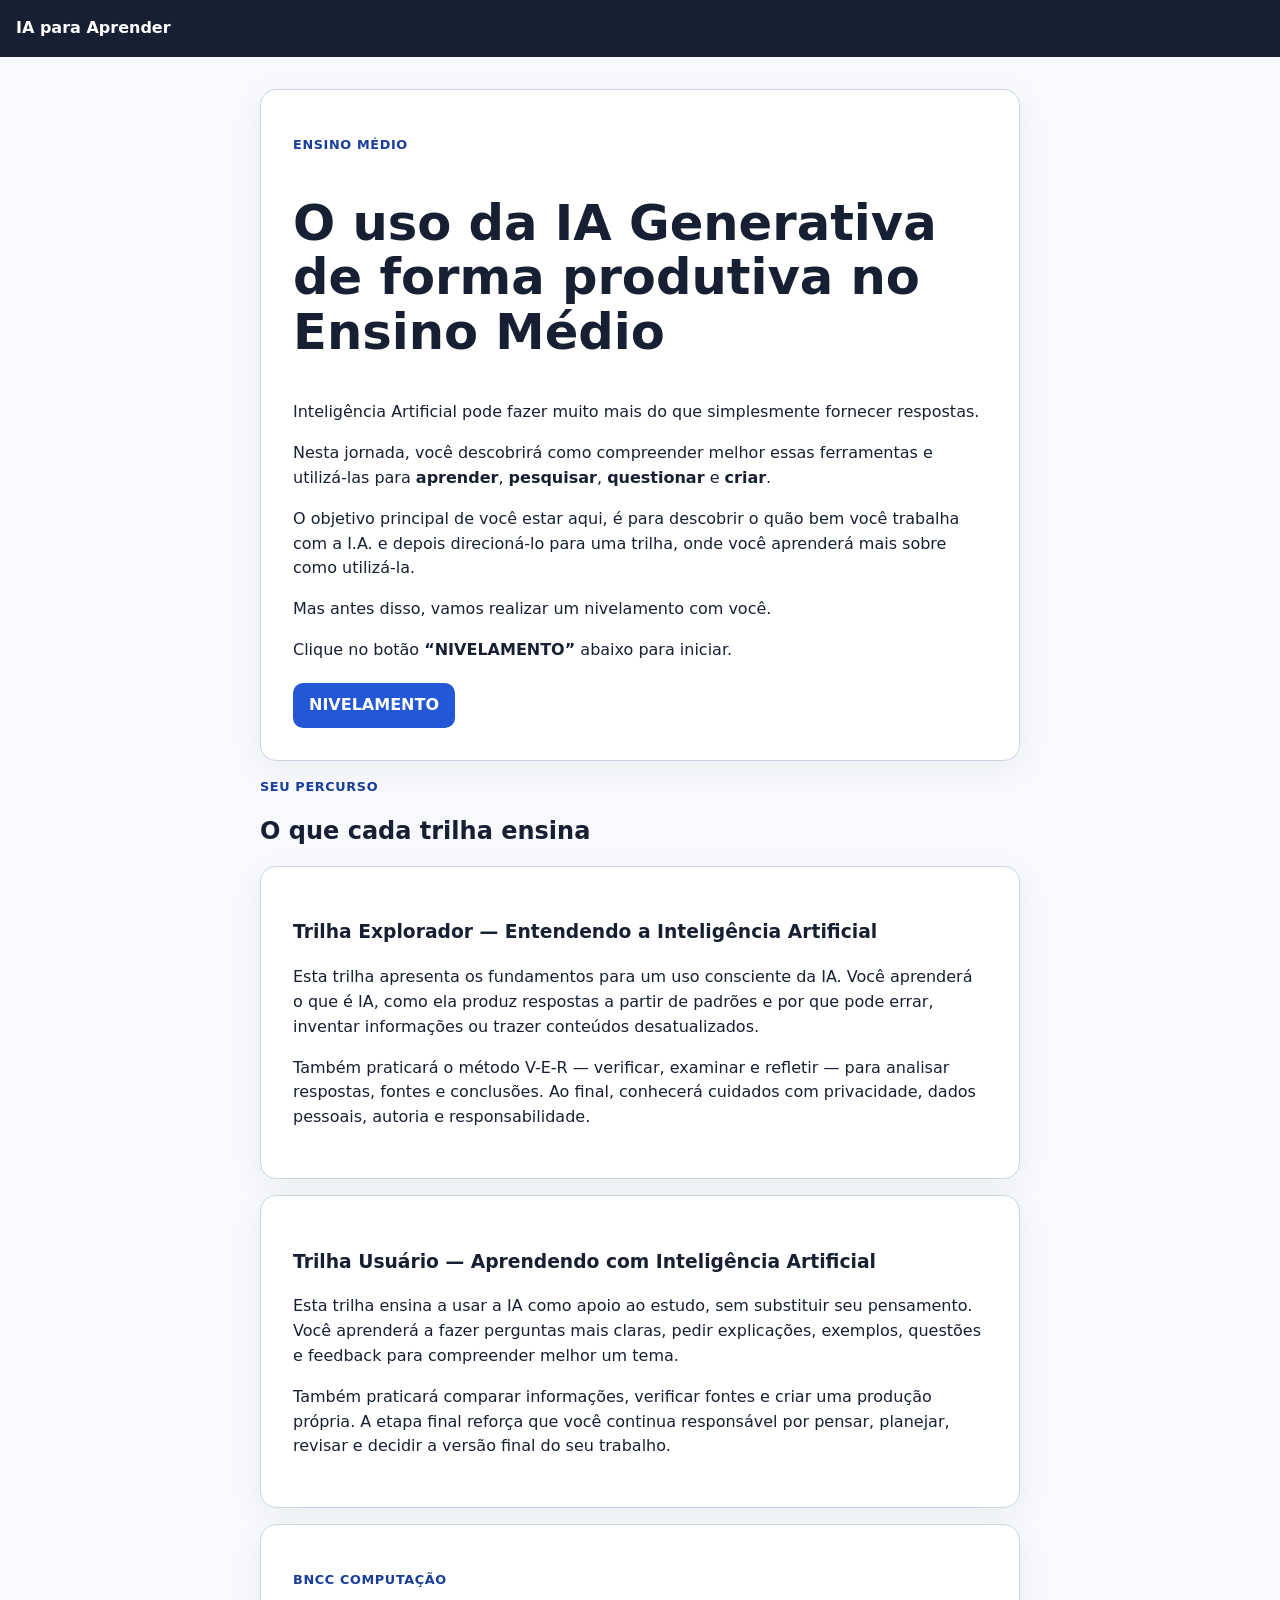
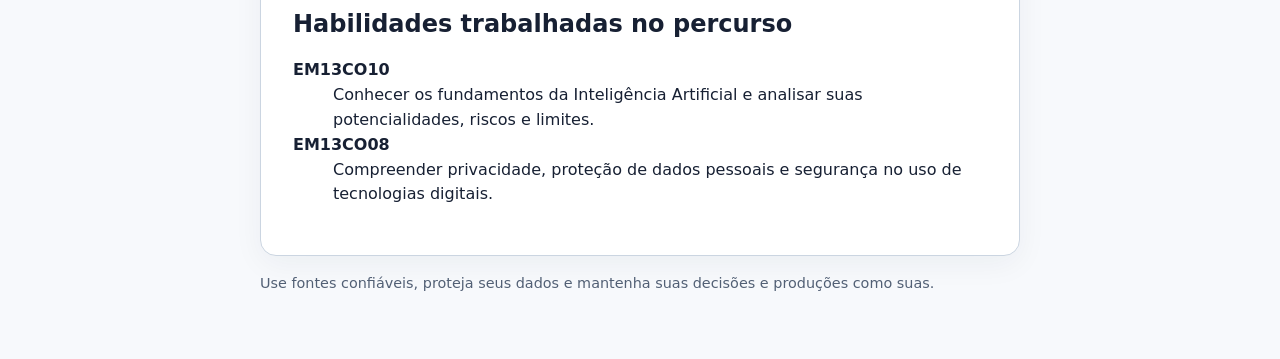
<file: index.html>
<!doctype html><html lang="pt-BR"><head><meta charset="utf-8"><meta name="viewport" content="width=device-width,initial-scale=1"><title>IA para Aprender</title><link rel="stylesheet" href="./css/style.css"></head><body><header class="site-header"><a class="brand" href="./index.html">IA para Aprender</a></header><main><section class="hero"><p class="eyebrow">Ensino Médio</p><h1 tabindex="-1">O uso da IA Generativa de forma produtiva no Ensino Médio</h1><p>Inteligência Artificial pode fazer muito mais do que simplesmente fornecer respostas.</p><p>Nesta jornada, você descobrirá como compreender melhor essas ferramentas e utilizá-las para <strong>aprender</strong>, <strong>pesquisar</strong>, <strong>questionar</strong> e <strong>criar</strong>.</p><p>O objetivo principal de você estar aqui, é para descobrir o quão bem você trabalha com a I.A. e depois direcioná-lo para uma trilha, onde você aprenderá mais sobre como utilizá-la.</p><p>Mas antes disso, vamos realizar um nivelamento com você.</p><p>Clique no botão <strong>“NIVELAMENTO”</strong> abaixo para iniciar.</p><div class="actions"><a class="button" href="./nivelamento.html">NIVELAMENTO</a></div></section><section aria-labelledby="trilhas-title"><p class="eyebrow">Seu percurso</p><h2 id="trilhas-title">O que cada trilha ensina</h2><article class="card"><h3>Trilha Explorador — Entendendo a Inteligência Artificial</h3><p>Esta trilha apresenta os fundamentos para um uso consciente da IA. Você aprenderá o que é IA, como ela produz respostas a partir de padrões e por que pode errar, inventar informações ou trazer conteúdos desatualizados.</p><p>Também praticará o método V-E-R — verificar, examinar e refletir — para analisar respostas, fontes e conclusões. Ao final, conhecerá cuidados com privacidade, dados pessoais, autoria e responsabilidade.</p></article><article class="card"><h3>Trilha Usuário — Aprendendo com Inteligência Artificial</h3><p>Esta trilha ensina a usar a IA como apoio ao estudo, sem substituir seu pensamento. Você aprenderá a fazer perguntas mais claras, pedir explicações, exemplos, questões e feedback para compreender melhor um tema.</p><p>Também praticará comparar informações, verificar fontes e criar uma produção própria. A etapa final reforça que você continua responsável por pensar, planejar, revisar e decidir a versão final do seu trabalho.</p></article></section><section class="card" aria-labelledby="bncc-title"><p class="eyebrow">BNCC Computação</p><h2 id="bncc-title">Habilidades trabalhadas no percurso</h2><dl><dt><strong>EM13CO10</strong></dt><dd>Conhecer os fundamentos da Inteligência Artificial e analisar suas potencialidades, riscos e limites.</dd><dt><strong>EM13CO08</strong></dt><dd>Compreender privacidade, proteção de dados pessoais e segurança no uso de tecnologias digitais.</dd></dl></section><p class="footer">Use fontes confiáveis, proteja seus dados e mantenha suas decisões e produções como suas.</p></main></body></html>
</file>
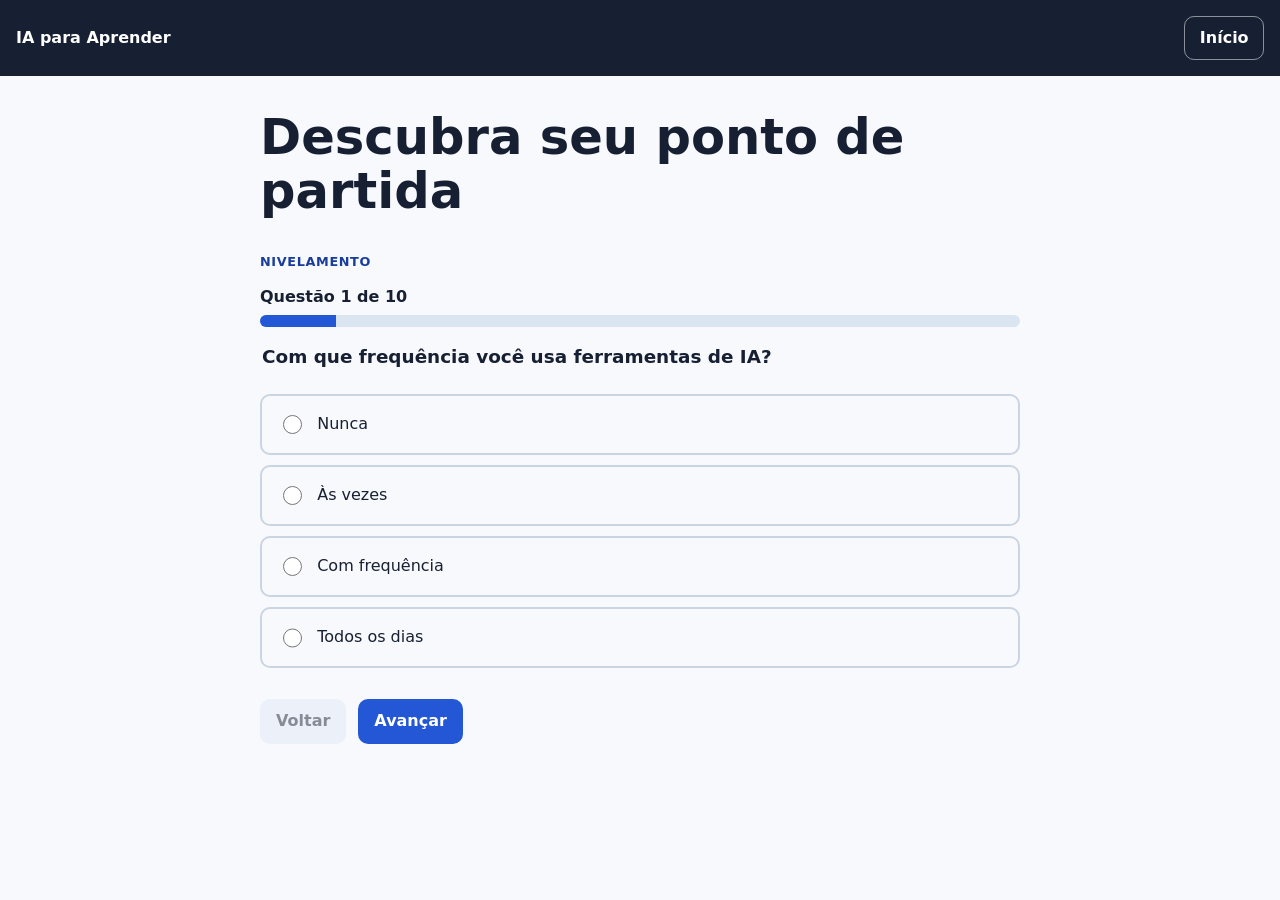
<file: conclusao.html>
<!doctype html><html lang="pt-BR"><head><meta charset="utf-8"><meta name="viewport" content="width=device-width,initial-scale=1"><title>Conclusão · IA para Aprender</title><link rel="stylesheet" href="./css/style.css"></head><body><header class="site-header"><a class="brand" href="./index.html">IA para Aprender</a><a class="home-link" href="./index.html">Início</a></header><main><section class="hero"><p class="eyebrow">Percurso concluído</p><h1 tabindex="-1">Você aprendeu a usar IA para pensar melhor.</h1><p>Continue fazendo perguntas, verificando fontes, comparando evidências e produzindo com sua própria voz.</p><div class="actions"><button type="button" id="restart-journey">Reiniciar percurso</button><a class="button secondary" href="./index.html">Voltar ao início</a></div></section></main><script src="./js/storage.js"></script><script src="./js/conclusao.js"></script></body></html>
</file>
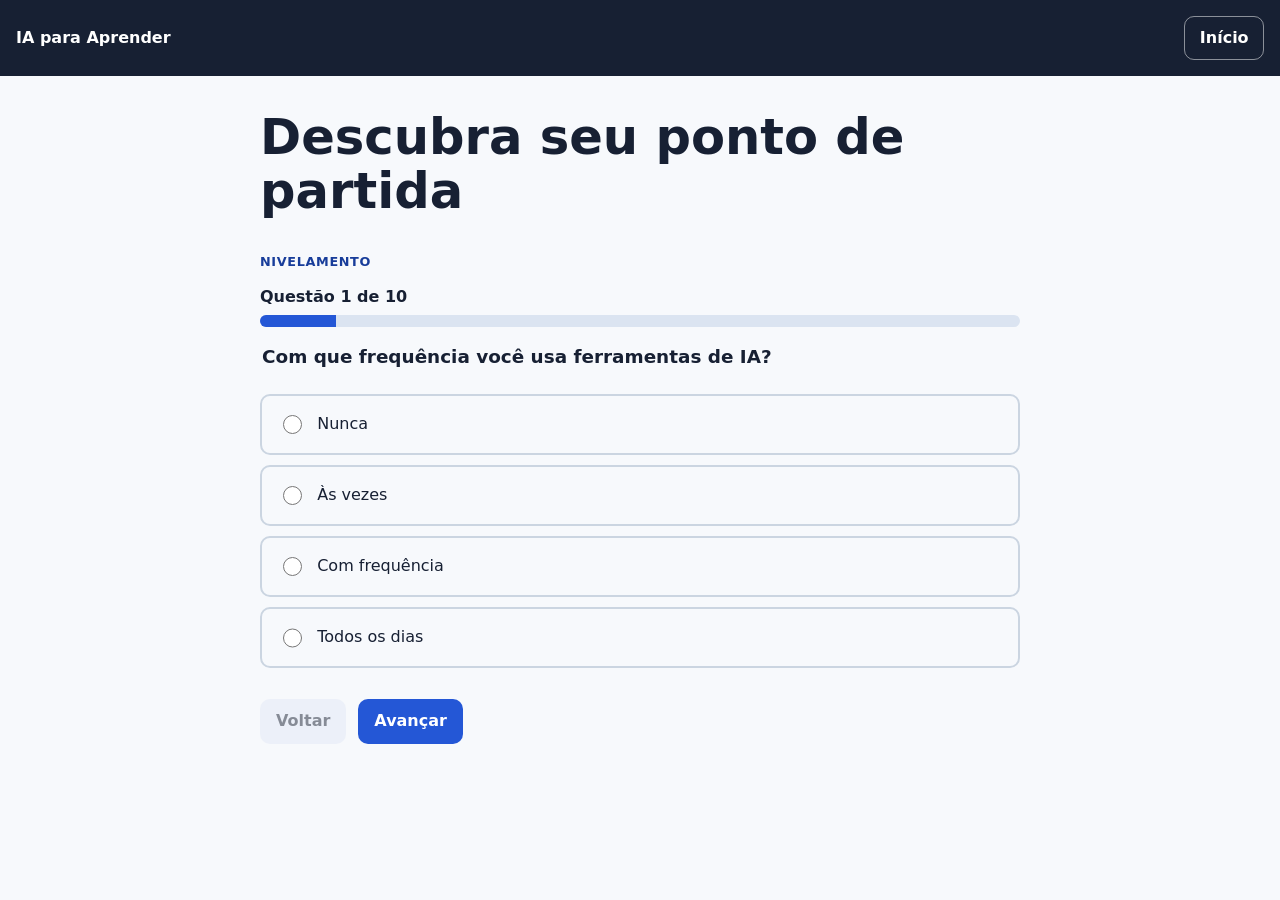
<file: explorador.html>
<!doctype html><html lang="pt-BR"><head><meta charset="utf-8"><meta name="viewport" content="width=device-width,initial-scale=1"><title>Explorador · IA para Aprender</title><link rel="stylesheet" href="./css/style.css"></head><body data-track="explorador"><header class="site-header"><a class="brand" href="./index.html">IA para Aprender</a><a class="home-link" href="./index.html">Início</a></header><main><h1 tabindex="-1">Trilha Explorador</h1><section data-track-app></section></main><script src="./js/data.js"></script><script src="./js/storage.js"></script><script src="./js/trilhas.js"></script></body></html>
</file>
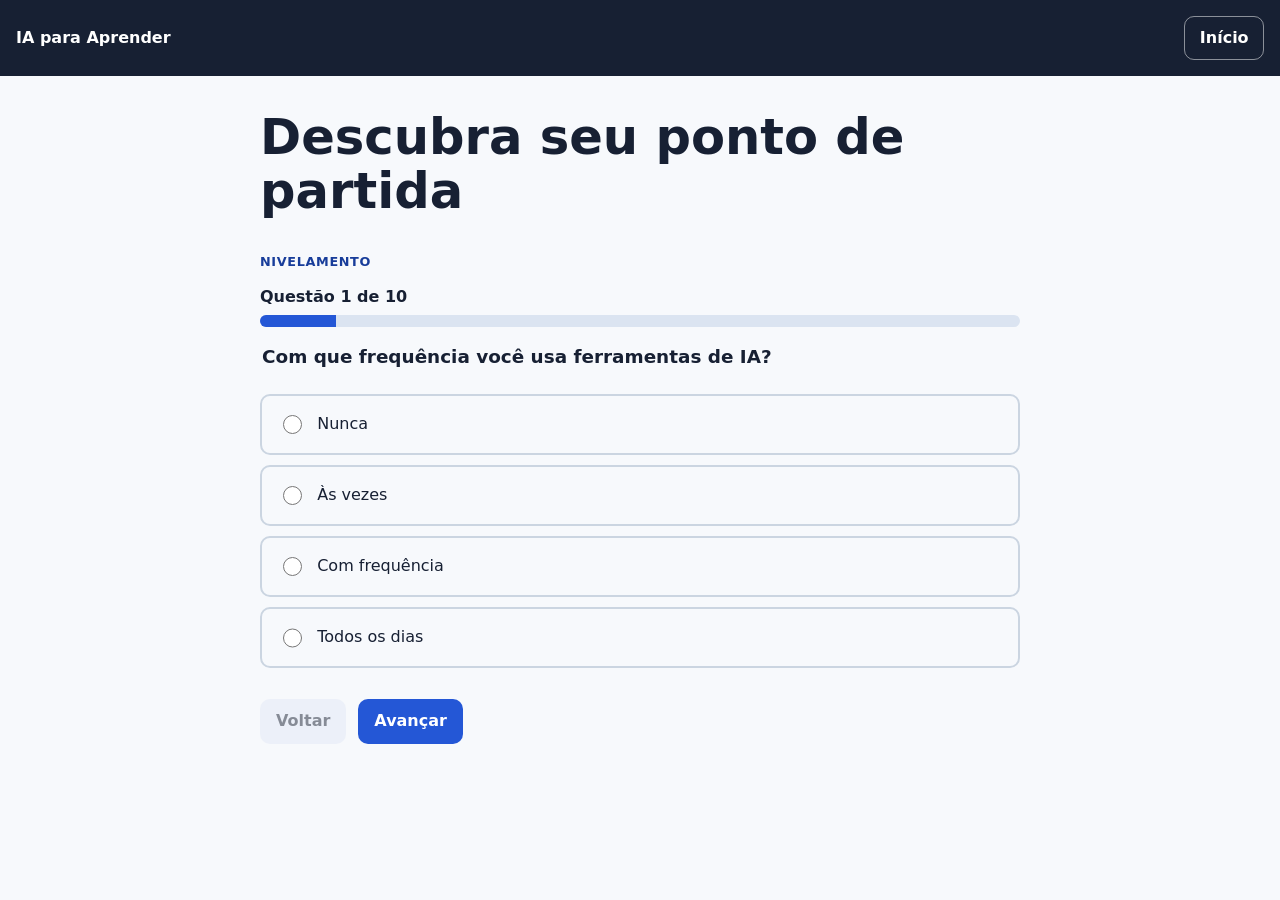
<file: nivelamento.html>
<!doctype html><html lang="pt-BR"><head><meta charset="utf-8"><meta name="viewport" content="width=device-width,initial-scale=1"><title>Nivelamento · IA para Aprender</title><link rel="stylesheet" href="./css/style.css"></head><body><header class="site-header"><a class="brand" href="./index.html">IA para Aprender</a><a class="home-link" href="./index.html">Início</a></header><main><h1 tabindex="-1">Descubra seu ponto de partida</h1><p id="storage-notice" class="message error" hidden>Seu navegador não permitiu salvar o progresso. Você ainda pode continuar nesta sessão.</p><section data-leveling-app></section></main><script src="./js/data.js"></script><script src="./js/storage.js"></script><script src="./js/nivelamento.js"></script></body></html>
</file>
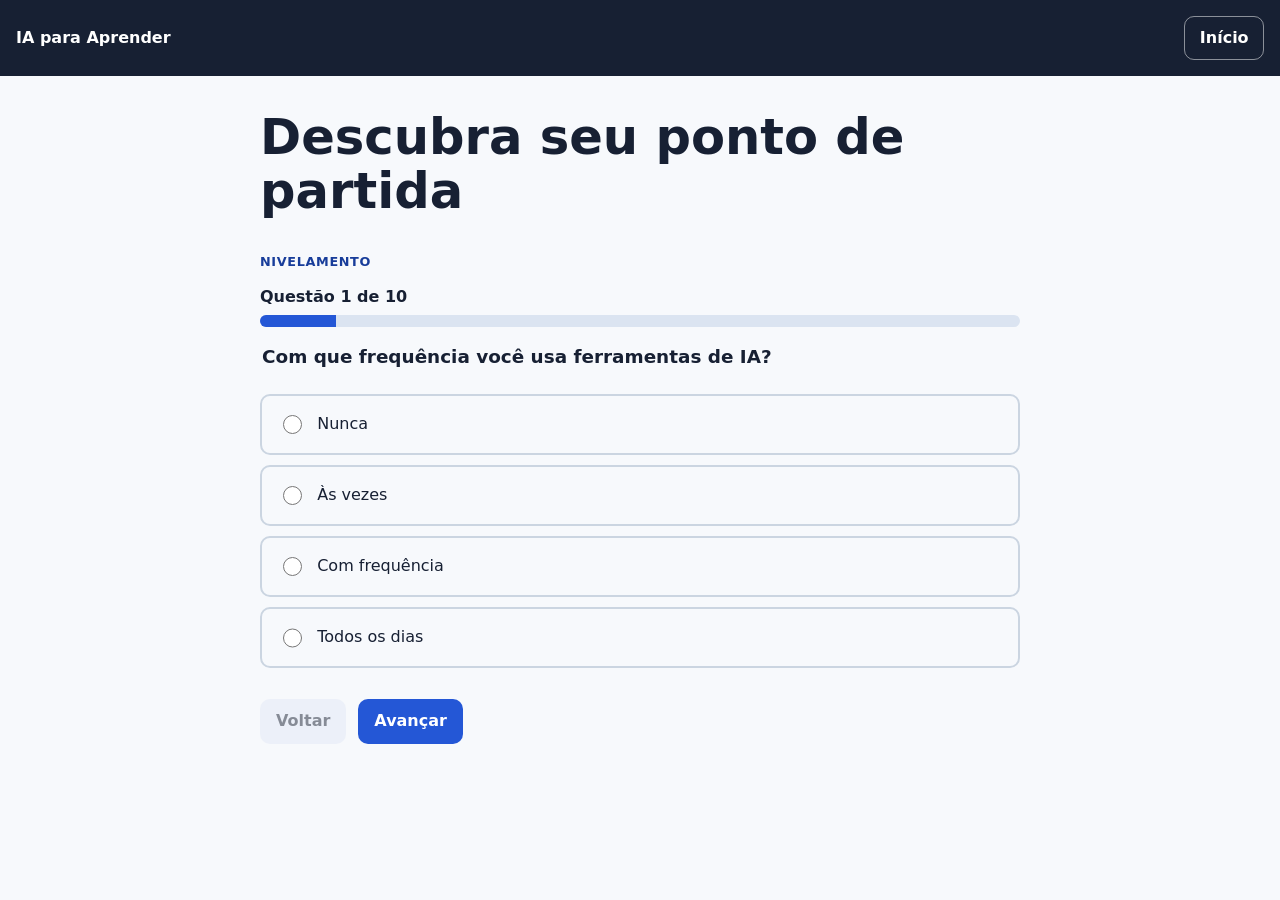
<file: usuario.html>
<!doctype html><html lang="pt-BR"><head><meta charset="utf-8"><meta name="viewport" content="width=device-width,initial-scale=1"><title>Usuário · IA para Aprender</title><link rel="stylesheet" href="./css/style.css"></head><body data-track="usuario"><header class="site-header"><a class="brand" href="./index.html">IA para Aprender</a><a class="home-link" href="./index.html">Início</a></header><main><h1 tabindex="-1">Trilha Usuário</h1><section data-track-app></section></main><script src="./js/data.js"></script><script src="./js/storage.js"></script><script src="./js/trilhas.js"></script></body></html>
</file>
<file: css/style.css>
:root { --ink:#172033; --muted:#526075; --primary:#2457d6; --primary-dark:#183d9a; --surface:#fff; --soft:#eef4ff; --ok:#116b42; --error:#a61b1b; --border:#cbd5e1; --radius:16px; font-family:system-ui,-apple-system,"Segoe UI",sans-serif; color:var(--ink); background:#f7f9fc; }
* { box-sizing:border-box; } body { margin:0; line-height:1.55; } .site-header { background:var(--ink); color:#fff; padding:1rem; display:flex; justify-content:space-between; align-items:center; gap:1rem; } .brand { color:#fff; font-weight:800; text-decoration:none; } .home-link { display:inline-flex; min-width:44px; min-height:44px; align-items:center; justify-content:center; padding:.55rem .9rem; border:1px solid #ffffff80; border-radius:10px; color:#fff; font-weight:700; text-decoration:none; } .home-link:hover { background:#ffffff1f; } main { width:min(100% - 2rem, 760px); margin:2rem auto 4rem; } h1:focus,h2:focus { outline:3px solid #f4b400; outline-offset:5px; } h1 { font-size:clamp(2rem,7vw,3.1rem); line-height:1.1; } h2 { line-height:1.2; } .hero,.card { background:var(--surface); padding:clamp(1.25rem,4vw,2rem); border:1px solid var(--border); border-radius:var(--radius); box-shadow:0 8px 30px #1720330d; margin-block:1rem; } .eyebrow,.tag { color:var(--primary-dark); font-weight:800; text-transform:uppercase; letter-spacing:.05em; font-size:.8rem; } .actions { display:flex; gap:.75rem; flex-wrap:wrap; align-items:center; margin-top:1.25rem; } button,.button { display:inline-flex; justify-content:center; align-items:center; min-width:44px; min-height:44px; padding:.65rem 1rem; border:0; border-radius:10px; background:var(--primary); color:#fff; font:inherit; font-weight:700; text-decoration:none; cursor:pointer; } button:hover,.button:hover { background:var(--primary-dark); } button.secondary { background:#e3e9f7; color:var(--ink); } button:disabled { opacity:.5; cursor:not-allowed; } button:focus-visible,a:focus-visible,input:focus-visible,textarea:focus-visible { outline:3px solid #f4b400; outline-offset:3px; } fieldset { border:0; padding:0; margin:0; } legend { font-weight:800; font-size:1.15rem; margin-bottom:.75rem; } .option { display:flex; align-items:flex-start; gap:.75rem; padding:1rem; margin:.65rem 0; border:2px solid var(--border); border-radius:10px; cursor:pointer; } .option:has(input:checked) { border-color:var(--primary); background:var(--soft); } input { width:1.2rem; height:1.2rem; accent-color:var(--primary); } textarea { display:block; width:100%; margin:.35rem 0 1rem; padding:.75rem; font:inherit; border:2px solid var(--border); border-radius:8px; } .progress { height:12px; background:#dbe4f1; border-radius:99px; overflow:hidden; margin:.35rem 0 1rem; } .progress span { display:block; height:100%; background:var(--primary); } .progress-text { font-weight:700; } .message,.feedback { padding:1rem; border-radius:10px; } .error { background:#fff0f0; color:var(--error); } .feedback { margin-top:1rem; background:#eaf8f0; color:var(--ok); border-left:5px solid var(--ok); } .challenge-results { padding-left:1.25rem; } .challenge-results li { margin:.5rem 0; } .result-list { padding-left:1.25rem; } .result-list li { margin:.8rem 0; } .result-list strong { display:block; color:var(--primary-dark); } .module-nav { display:flex; flex-wrap:wrap; gap:.5rem; margin-top:1rem; } .module-nav button { background:#e3e9f7; color:var(--ink); } .module-nav button.active { background:var(--primary); color:#fff; } .score { font-weight:800; } .footer { color:var(--muted); font-size:.9rem; } @media (max-width:420px) { main { width:min(100% - 1rem,760px); margin-top:1rem; } .actions > * { width:100%; } }
@media (prefers-reduced-motion: reduce) { * { scroll-behavior:auto!important; transition:none!important; } }
</file>
